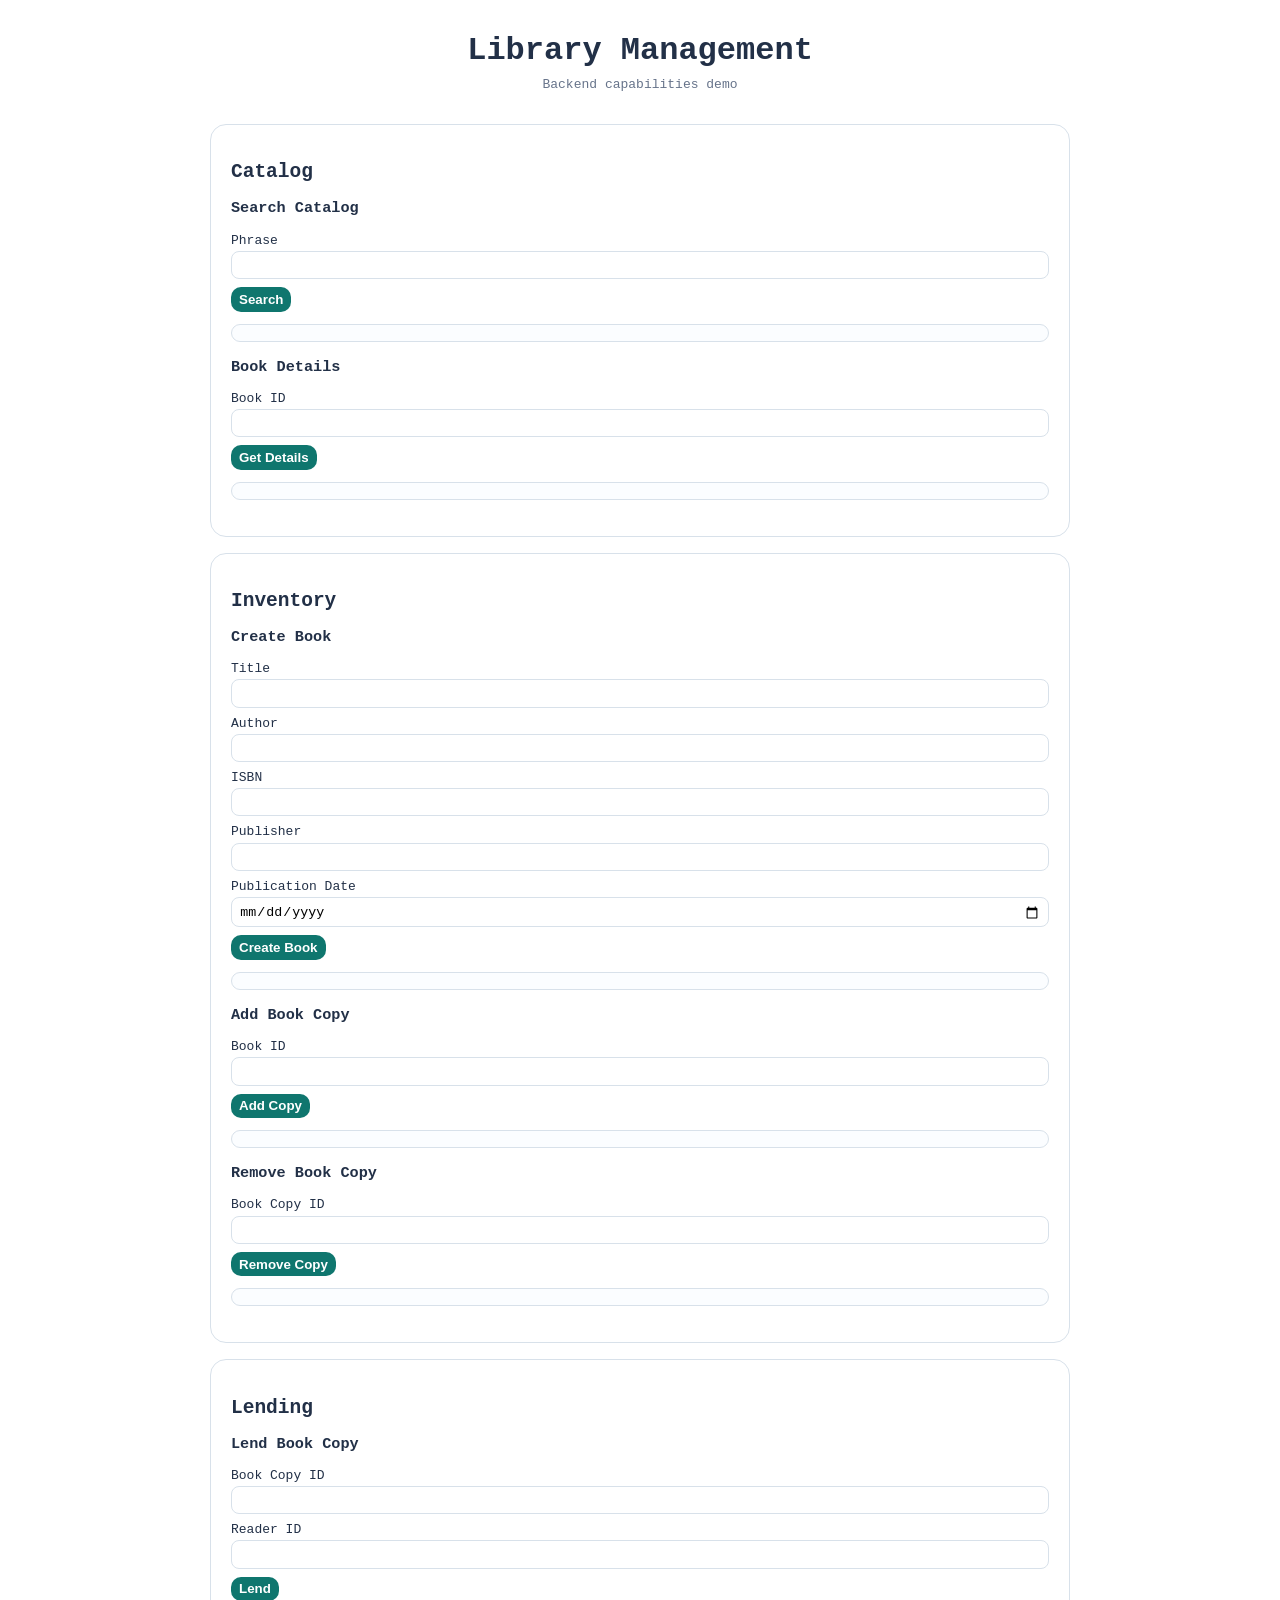
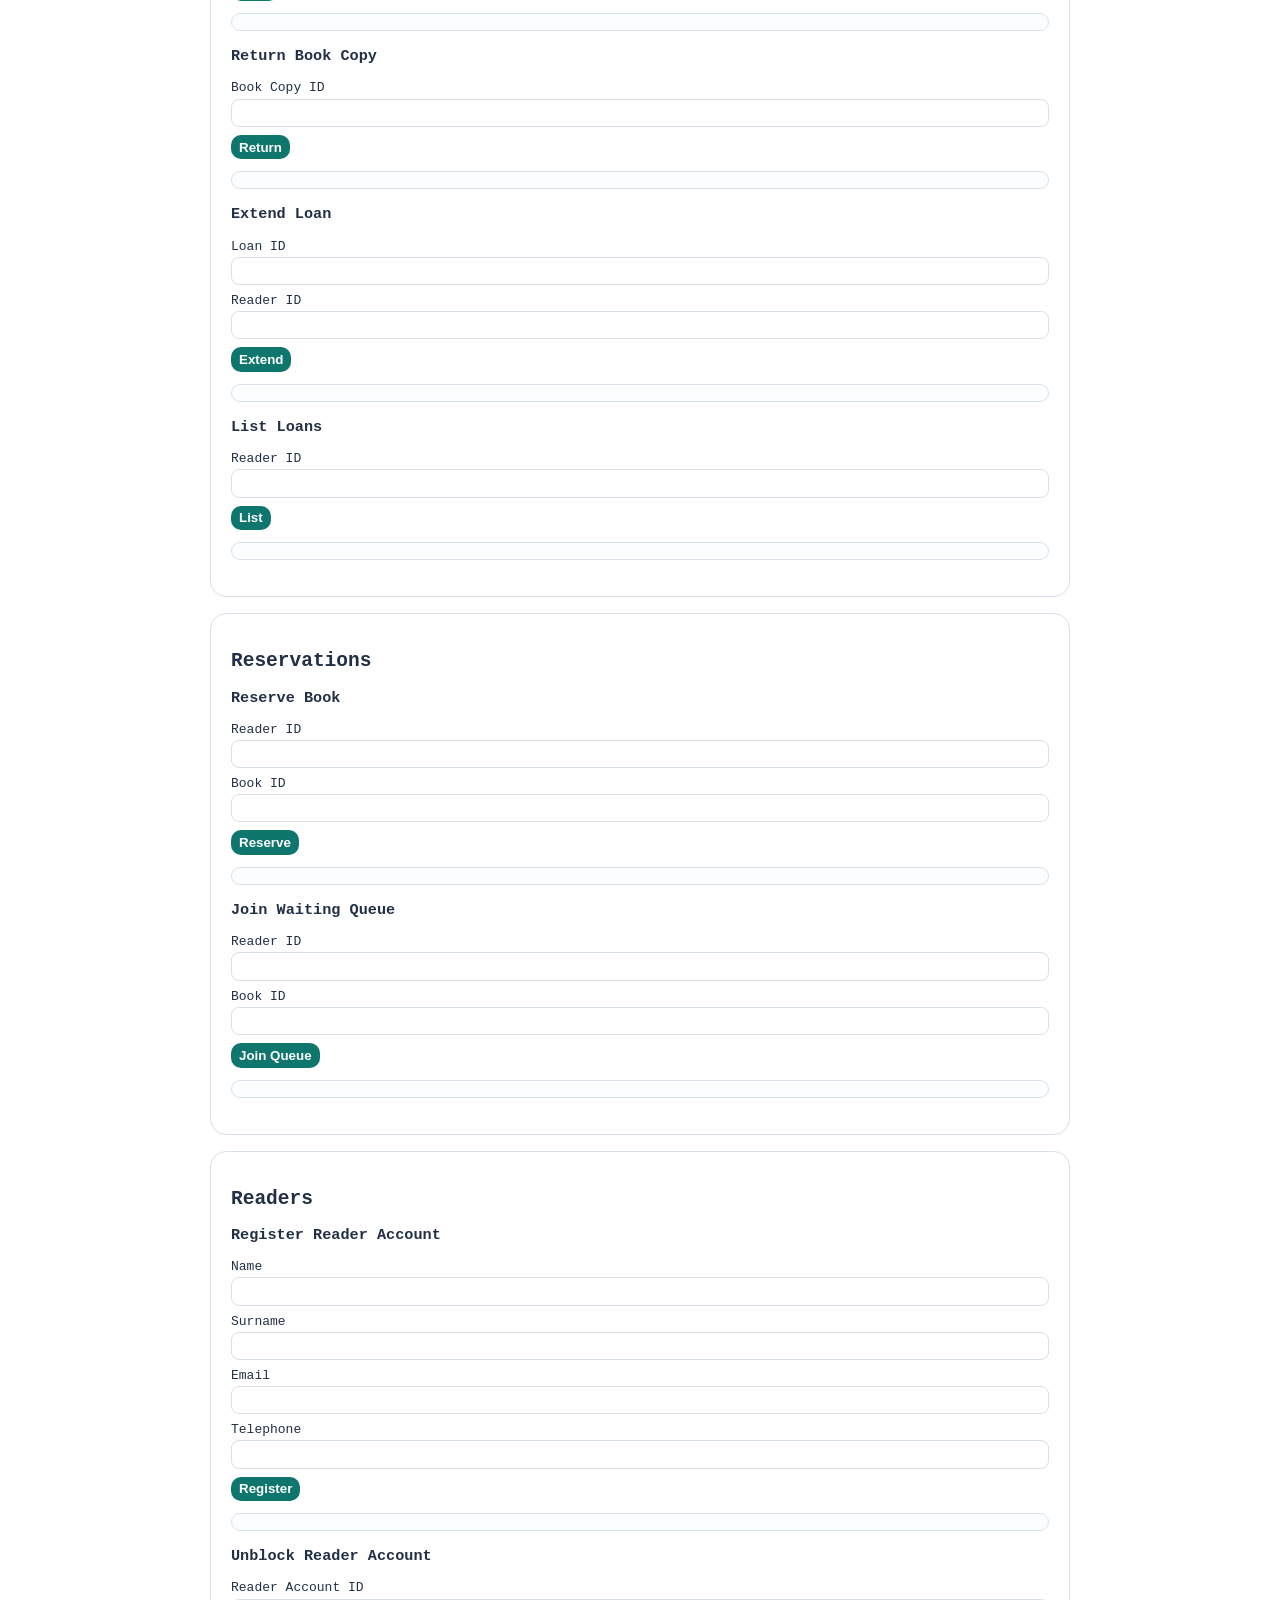
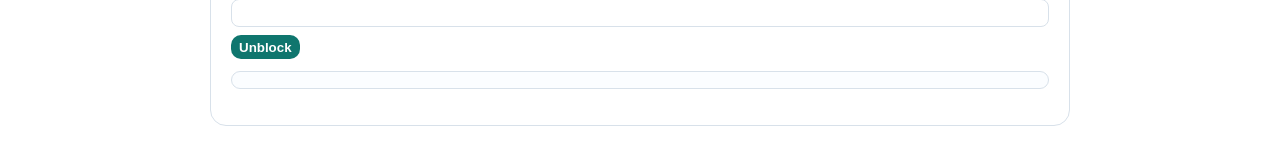
<file: bootstrap/src/main/resources/static/index.html>
<!DOCTYPE html>
<html lang="en">
  <head>
    <meta charset="UTF-8" />
    <meta name="viewport" content="width=device-width, initial-scale=1.0" />
    <title>Library Management</title>
    <link rel="stylesheet" href="style.css" />
  </head>
  <body>
    <header class="topbar">
      <h1>Library Management</h1>
      <p>Backend capabilities demo</p>
    </header>

    <main class="container">

      <section class="panel">
        <h2>Catalog</h2>

        <h3>Search Catalog</h3>
        <form id="catalog-search-form">
          <label>
            Phrase
            <input name="phrase" type="text" required />
          </label>
          <button type="submit">Search</button>
        </form>
        <pre id="catalog-search-output"></pre>

        <h3>Book Details</h3>
        <form id="book-details-form">
          <label>
            Book ID
            <input name="bookId" type="text" required />
          </label>
          <button type="submit">Get Details</button>
        </form>
        <pre id="book-details-output"></pre>
      </section>

      <section class="panel">
        <h2>Inventory</h2>

        <h3>Create Book</h3>
        <form id="create-book-form">
          <label>
            Title
            <input name="title" type="text" required />
          </label>
          <label>
            Author
            <input name="author" type="text" required />
          </label>
          <label>
            ISBN
            <input name="isbn" type="text" required />
          </label>
          <label>
            Publisher
            <input name="publisher" type="text" required />
          </label>
          <label>
            Publication Date
            <input name="publicationDate" type="date" required />
          </label>
          <button type="submit">Create Book</button>
        </form>
        <pre id="create-book-output"></pre>

        <h3>Add Book Copy</h3>
        <form id="add-book-copy-form">
          <label>
            Book ID
            <input name="bookId" type="text" required />
          </label>
          <button type="submit">Add Copy</button>
        </form>
        <pre id="add-book-copy-output"></pre>

        <h3>Remove Book Copy</h3>
        <form id="remove-book-copy-form">
          <label>
            Book Copy ID
            <input name="bookCopyId" type="text" required />
          </label>
          <button type="submit">Remove Copy</button>
        </form>
        <pre id="remove-book-copy-output"></pre>
      </section>

      <section class="panel">
        <h2>Lending</h2>

        <h3>Lend Book Copy</h3>
        <form id="lend-book-copy-form">
          <label>
            Book Copy ID
            <input name="bookCopyId" type="text" required />
          </label>
          <label>
            Reader ID
            <input name="readerId" type="text" required />
          </label>
          <button type="submit">Lend</button>
        </form>
        <pre id="lend-book-copy-output"></pre>

        <h3>Return Book Copy</h3>
        <form id="return-book-copy-form">
          <label>
            Book Copy ID
            <input name="bookCopyId" type="text" required />
          </label>
          <button type="submit">Return</button>
        </form>
        <pre id="return-book-copy-output"></pre>

        <h3>Extend Loan</h3>
        <form id="extend-loan-form">
          <label>
            Loan ID
            <input name="loanId" type="text" required />
          </label>
          <label>
            Reader ID
            <input name="readerId" type="text" required />
          </label>
          <button type="submit">Extend</button>
        </form>
        <pre id="extend-loan-output"></pre>

        <h3>List Loans</h3>
        <form id="list-loans-form">
          <label>
            Reader ID
            <input name="readerId" type="text" required />
          </label>
          <button type="submit">List</button>
        </form>
        <pre id="list-loans-output"></pre>
      </section>

      <section class="panel">
        <h2>Reservations</h2>

        <h3>Reserve Book</h3>
        <form id="reserve-book-form">
          <label>
            Reader ID
            <input name="readerId" type="text" required />
          </label>
          <label>
            Book ID
            <input name="bookId" type="text" required />
          </label>
          <button type="submit">Reserve</button>
        </form>
        <pre id="reserve-book-output"></pre>

        <h3>Join Waiting Queue</h3>
        <form id="join-waiting-queue-form">
          <label>
            Reader ID
            <input name="readerId" type="text" required />
          </label>
          <label>
            Book ID
            <input name="bookId" type="text" required />
          </label>
          <button type="submit">Join Queue</button>
        </form>
        <pre id="join-waiting-queue-output"></pre>
      </section>

      <section class="panel">
        <h2>Readers</h2>

        <h3>Register Reader Account</h3>
        <form id="register-reader-form">
          <label>
            Name
            <input name="name" type="text" required />
          </label>
          <label>
            Surname
            <input name="surname" type="text" required />
          </label>
          <label>
            Email
            <input name="email" type="email" required />
          </label>
          <label>
            Telephone
            <input name="telephone" type="text" required />
          </label>
          <button type="submit">Register</button>
        </form>
        <pre id="register-reader-output"></pre>

        <h3>Unblock Reader Account</h3>
        <form id="unblock-reader-form">
          <label>
            Reader Account ID
            <input name="readerAccountId" type="text" required />
          </label>
          <button type="submit">Unblock</button>
        </form>
        <pre id="unblock-reader-output"></pre>
      </section>
    </main>

    <script type="module" src="js/app.js"></script>
  </body>
</html>
</file>
<file: bootstrap/src/main/resources/static/style.css>
:root {
  --bg: #f6f8fb;
  --surface: #ffffff;
  --text: #223047;
  --muted: #66738a;
  --primary: #0f766e;
  --primary-strong: #115e59;
  --border: #d8e1ea;
}

* {
  box-sizing: border-box;
}

body {
  margin: 0;
  font-family: monospace;
  color: var(--text);
  min-height: 100vh;
}

.topbar {
  padding: 2rem 1.5rem 1rem;
  text-align: center;
}

.topbar h1 {
  margin: 0;
  font-size: clamp(1.8rem, 2.5vw, 2.4rem);
}

.topbar p {
  margin: 0.5rem 0 0;
  color: var(--muted);
}

.container {
  width: min(860px, 92vw);
  margin: 1rem auto 2rem;
  display: grid;
  gap: 1rem;
  grid-template-columns: repeat(auto-fit, minmax(0.1fr, 1fr));
}

.panel {
  background: var(--surface);
  border: 1px solid var(--border);
  border-radius: 16px;
  padding: 1.25rem;
}

form {
  display: flex;
  flex-direction: column;
  gap: 0.5rem;
  margin-bottom: 0.75rem;
}

label {
  display: flex;
  flex-direction: column;
  gap: 0.2rem;
}

input {
  border: 1px solid var(--border);
  border-radius: 8px;
  padding: 0.35rem 0.45rem;
}

pre {
  margin: 0 0 1rem;
  padding: 0.5rem;
  border: 1px solid var(--border);
  border-radius: 10px;
  overflow-x: auto;
  background: #fbfdff;
}

button {
  border: none;
  background: var(--primary);
  color: #ffffff;
  padding: 0.3rem 0.5rem;
  border-radius: 10px;
  cursor: pointer;
  font-weight: 600;
  width: max-content;
}

button:hover {
  background: var(--primary-strong);
}
</file>
